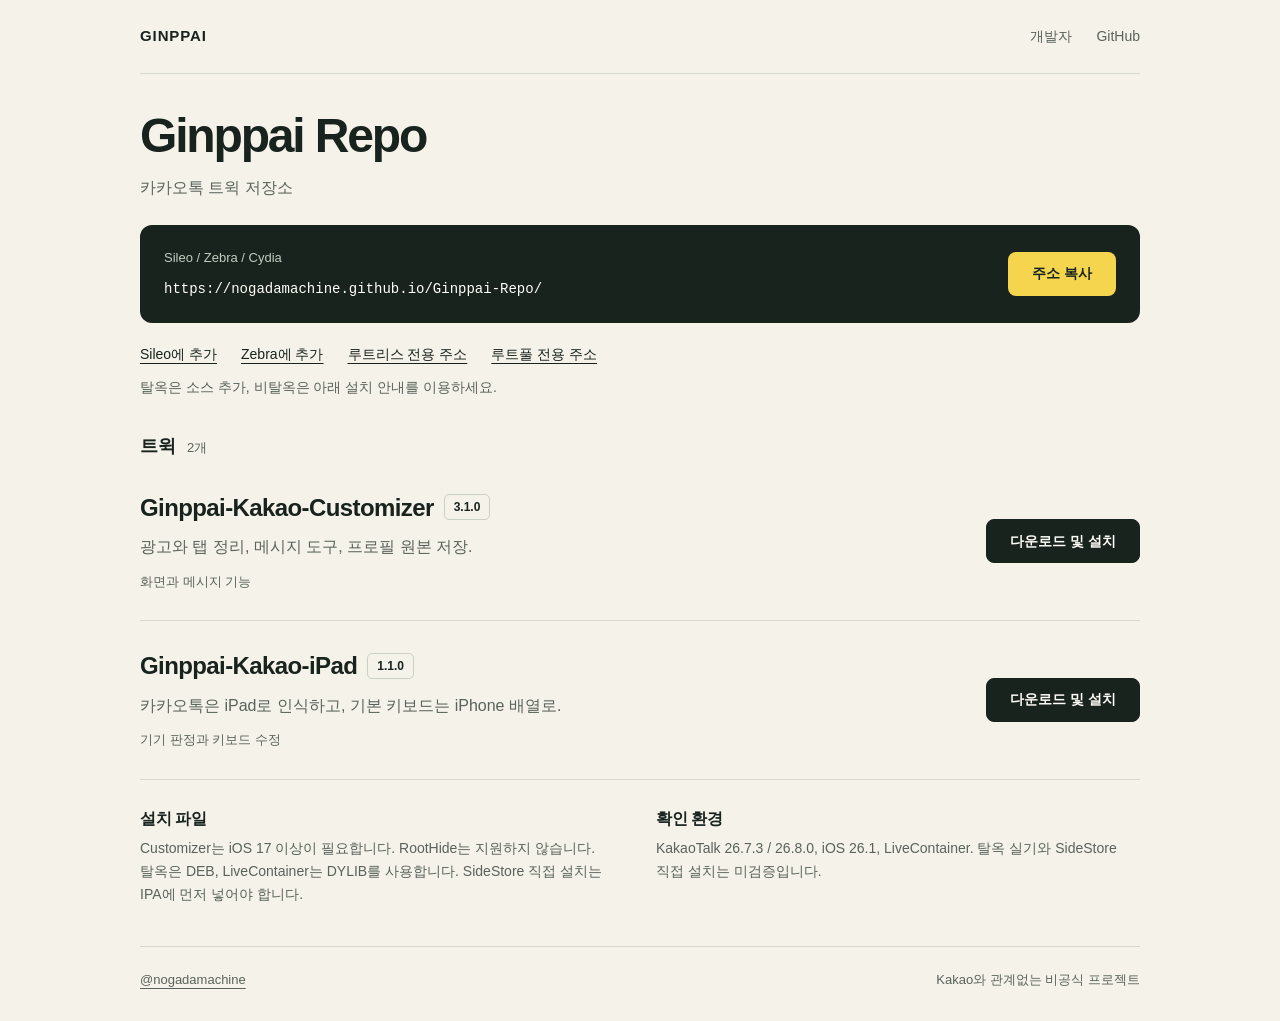
<file: index.html>
<!doctype html>
<html lang="ko">
<head>
  <meta charset="utf-8">
  <meta name="viewport" content="width=device-width, initial-scale=1">
  <meta name="description" content="카카오톡 트윅 2종. Customizer는 화면과 메시지, iPad는 기기 판정과 키보드 배열을 담당합니다.">
  <title>Ginppai Repo</title>
  <link rel="stylesheet" href="assets/site.css">
  <script src="assets/site.js" defer></script>
</head>
<body>
  <a class="skip-link" href="#main">본문으로 이동</a>
  <div class="shell">
    <header class="site-header"><a class="brand" href="./">GINPPAI</a><nav class="site-nav" aria-label="외부 링크"><a href="https://www.instagram.com/nogadamachine/">개발자</a><a href="https://github.com/nogadamachine/Ginppai-Repo">GitHub</a></nav></header>
    <main id="main">
      <div class="page-intro"><h1>Ginppai Repo</h1><p class="lead">카카오톡 트윅 저장소</p></div>
      <section aria-label="탈옥용 저장소 주소">
        <div class="source-panel"><div><span class="source-label">Sileo / Zebra / Cydia</span><code class="source-url" id="source-url">https://nogadamachine.github.io/<wbr>Ginppai-Repo/</code></div><button class="button copy" id="copy-source" type="button">주소 복사</button></div>
        <div class="detail-links"><a href="sileo://source/https://nogadamachine.github.io/Ginppai-Repo/">Sileo에 추가</a><a href="zbra://sources/add/https://nogadamachine.github.io/Ginppai-Repo/">Zebra에 추가</a><a href="rootless/">루트리스 전용 주소</a><a href="rootful/">루트풀 전용 주소</a></div>
        <p class="copy-status" id="copy-status" role="status">탈옥은 소스 추가, 비탈옥은 아래 설치 안내를 이용하세요.</p>
      </section>
      <section class="catalog" aria-labelledby="packages-heading">
        <div class="section-heading"><h2 id="packages-heading">트윅</h2><span class="count">2개</span></div>
        <article class="package">
          <div><div class="package-heading"><h3><a href="depictions/customizer.html">Ginppai-Kakao-Customizer</a></h3><span class="version">3.1.0</span></div><p class="package-description">광고와 탭 정리, 메시지 도구, 프로필 원본 저장.</p><p class="meta">화면과 메시지 기능</p></div>
          <div class="package-actions"><a class="button" href="depictions/customizer.html">다운로드 및 설치</a></div>
        </article>
        <article class="package">
          <div><div class="package-heading"><h3><a href="depictions/ipad.html">Ginppai-Kakao-iPad</a></h3><span class="version">1.1.0</span></div><p class="package-description">카카오톡은 iPad로 인식하고, 기본 키보드는 iPhone 배열로.</p><p class="meta">기기 판정과 키보드 수정</p></div>
          <div class="package-actions"><a class="button" href="depictions/ipad.html">다운로드 및 설치</a></div>
        </article>
      </section>
      <section class="installation-note" aria-label="설치 정보">
        <div><h2>설치 파일</h2><p>Customizer는 iOS 17 이상이 필요합니다. RootHide는 지원하지 않습니다. 탈옥은 DEB, LiveContainer는 DYLIB를 사용합니다. SideStore 직접 설치는 IPA에 먼저 넣어야 합니다.</p></div>
        <div><h2>확인 환경</h2><p>KakaoTalk 26.7.3 / 26.8.0, iOS 26.1, LiveContainer. 탈옥 실기와 SideStore 직접 설치는 미검증입니다.</p></div>
      </section>
    </main>
    <footer class="site-footer"><p><a href="https://www.instagram.com/nogadamachine/">@nogadamachine</a></p><p>Kakao와 관계없는 비공식 프로젝트</p></footer>
  </div>
</body>
</html>
</file>
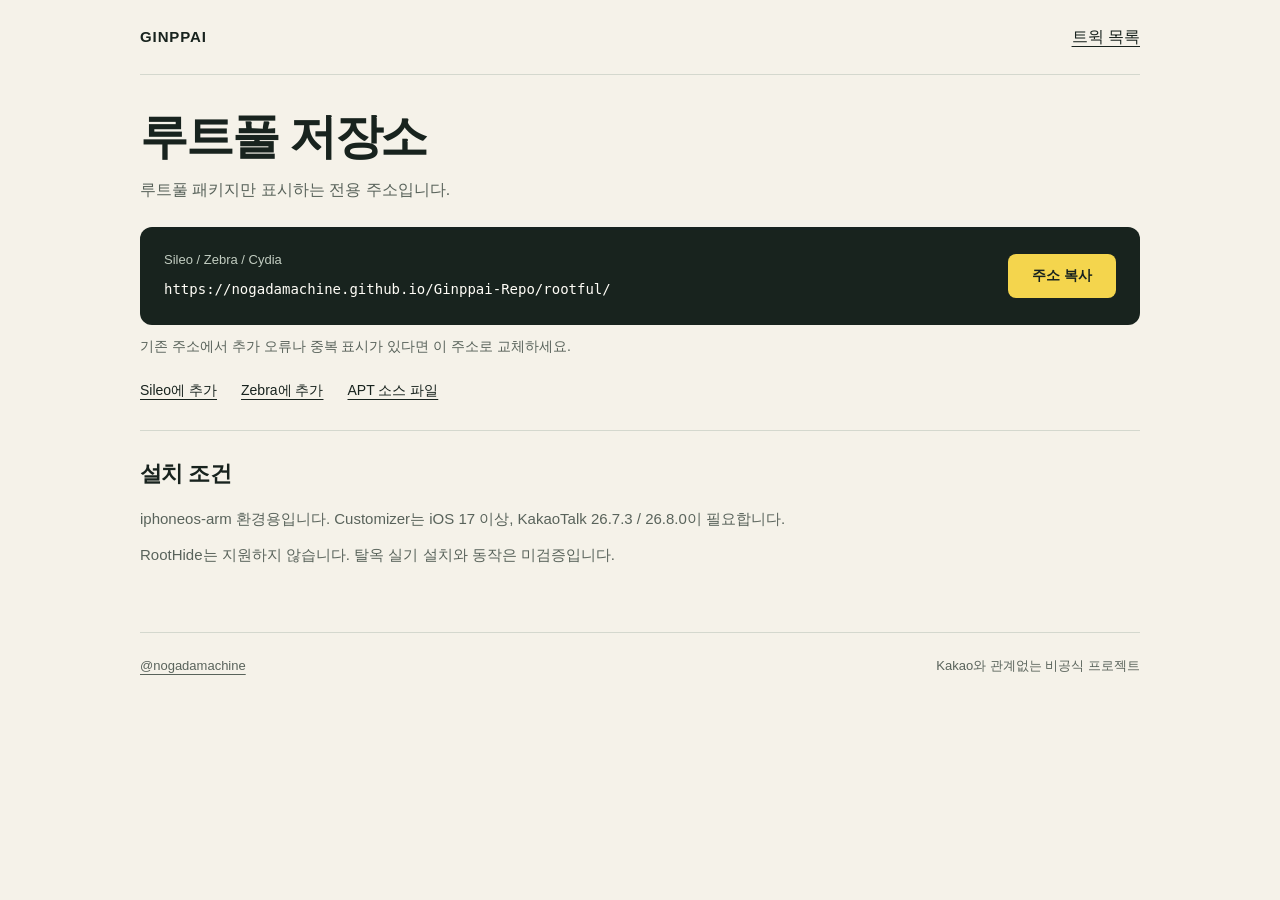
<file: rootful/index.html>
<!doctype html>
<html lang="ko">
<head><meta charset="utf-8"><meta name="viewport" content="width=device-width, initial-scale=1"><title>Ginppai Repo - 루트풀</title><link rel="stylesheet" href="../assets/site.css"><script src="../assets/site.js" defer></script></head>
<body><div class="shell">
<header class="site-header"><a class="brand" href="../">GINPPAI</a><a href="../">트윅 목록</a></header>
<main id="main">
<div class="page-intro"><h1>루트풀 저장소</h1><p class="lead">루트풀 패키지만 표시하는 전용 주소입니다.</p></div>
<div class="source-panel"><div><span class="source-label">Sileo / Zebra / Cydia</span><code class="source-url" id="source-url">https://nogadamachine.github.io/Ginppai-Repo/rootful/</code></div><button class="button copy" id="copy-source" type="button">주소 복사</button></div>
<p class="copy-status" id="copy-status" role="status">기존 주소에서 추가 오류나 중복 표시가 있다면 이 주소로 교체하세요.</p>
<div class="detail-links"><a href="sileo://source/https://nogadamachine.github.io/Ginppai-Repo/rootful/">Sileo에 추가</a><a href="zbra://sources/add/https://nogadamachine.github.io/Ginppai-Repo/rootful/">Zebra에 추가</a><a href="ginppai.list">APT 소스 파일</a></div>
<section class="detail-section" style="margin-top:28px"><h2>설치 조건</h2><div class="scope"><p>iphoneos-arm 환경용입니다. Customizer는 iOS 17 이상, KakaoTalk 26.7.3 / 26.8.0이 필요합니다.</p><p>RootHide는 지원하지 않습니다. 탈옥 실기 설치와 동작은 미검증입니다.</p></div></section>
</main><footer class="site-footer"><p><a href="https://www.instagram.com/nogadamachine/">@nogadamachine</a></p><p>Kakao와 관계없는 비공식 프로젝트</p></footer>
</div></body></html>
</file>
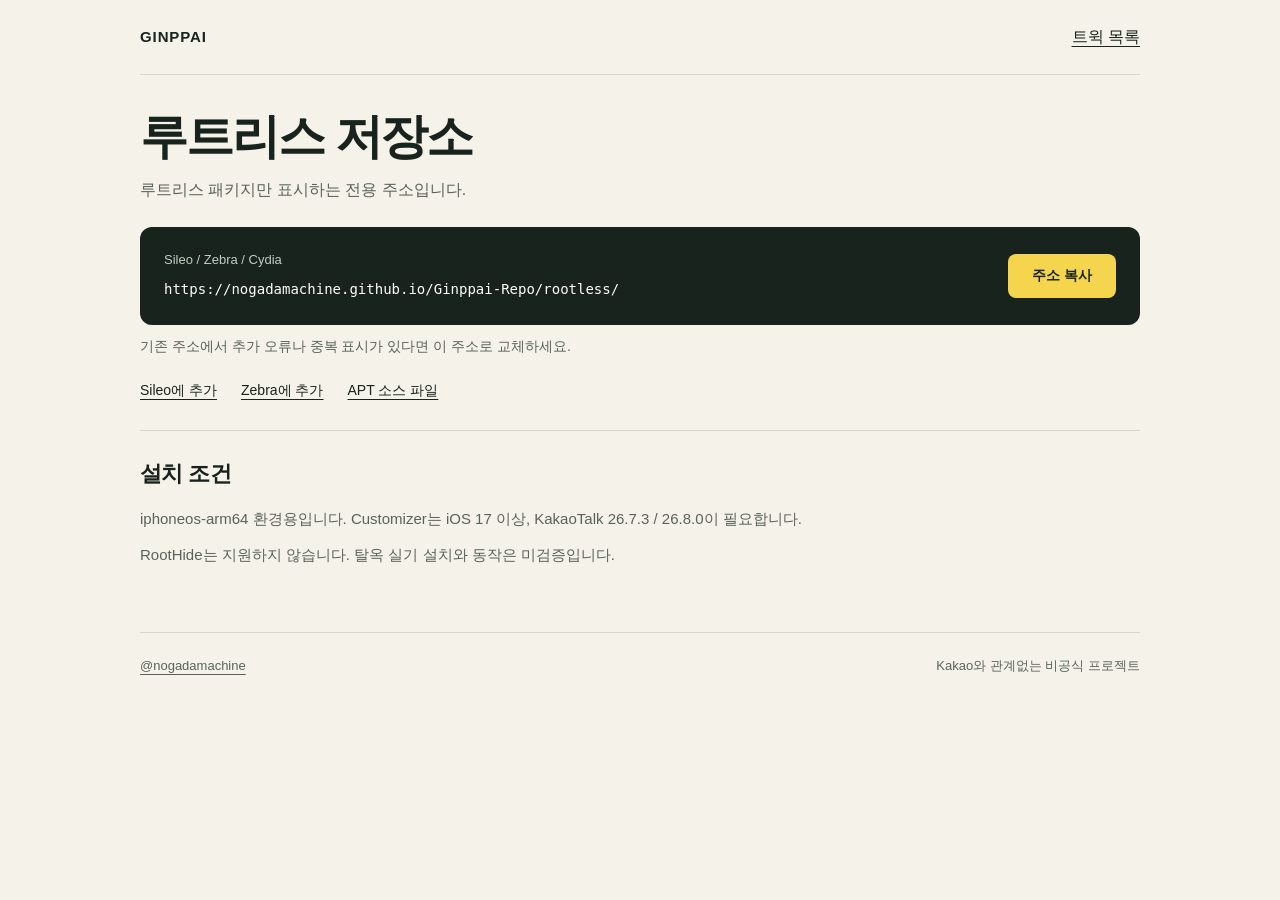
<file: rootless/index.html>
<!doctype html>
<html lang="ko">
<head><meta charset="utf-8"><meta name="viewport" content="width=device-width, initial-scale=1"><title>Ginppai Repo - 루트리스</title><link rel="stylesheet" href="../assets/site.css"><script src="../assets/site.js" defer></script></head>
<body><div class="shell">
<header class="site-header"><a class="brand" href="../">GINPPAI</a><a href="../">트윅 목록</a></header>
<main id="main">
<div class="page-intro"><h1>루트리스 저장소</h1><p class="lead">루트리스 패키지만 표시하는 전용 주소입니다.</p></div>
<div class="source-panel"><div><span class="source-label">Sileo / Zebra / Cydia</span><code class="source-url" id="source-url">https://nogadamachine.github.io/Ginppai-Repo/rootless/</code></div><button class="button copy" id="copy-source" type="button">주소 복사</button></div>
<p class="copy-status" id="copy-status" role="status">기존 주소에서 추가 오류나 중복 표시가 있다면 이 주소로 교체하세요.</p>
<div class="detail-links"><a href="sileo://source/https://nogadamachine.github.io/Ginppai-Repo/rootless/">Sileo에 추가</a><a href="zbra://sources/add/https://nogadamachine.github.io/Ginppai-Repo/rootless/">Zebra에 추가</a><a href="ginppai.list">APT 소스 파일</a></div>
<section class="detail-section" style="margin-top:28px"><h2>설치 조건</h2><div class="scope"><p>iphoneos-arm64 환경용입니다. Customizer는 iOS 17 이상, KakaoTalk 26.7.3 / 26.8.0이 필요합니다.</p><p>RootHide는 지원하지 않습니다. 탈옥 실기 설치와 동작은 미검증입니다.</p></div></section>
</main><footer class="site-footer"><p><a href="https://www.instagram.com/nogadamachine/">@nogadamachine</a></p><p>Kakao와 관계없는 비공식 프로젝트</p></footer>
</div></body></html>
</file>
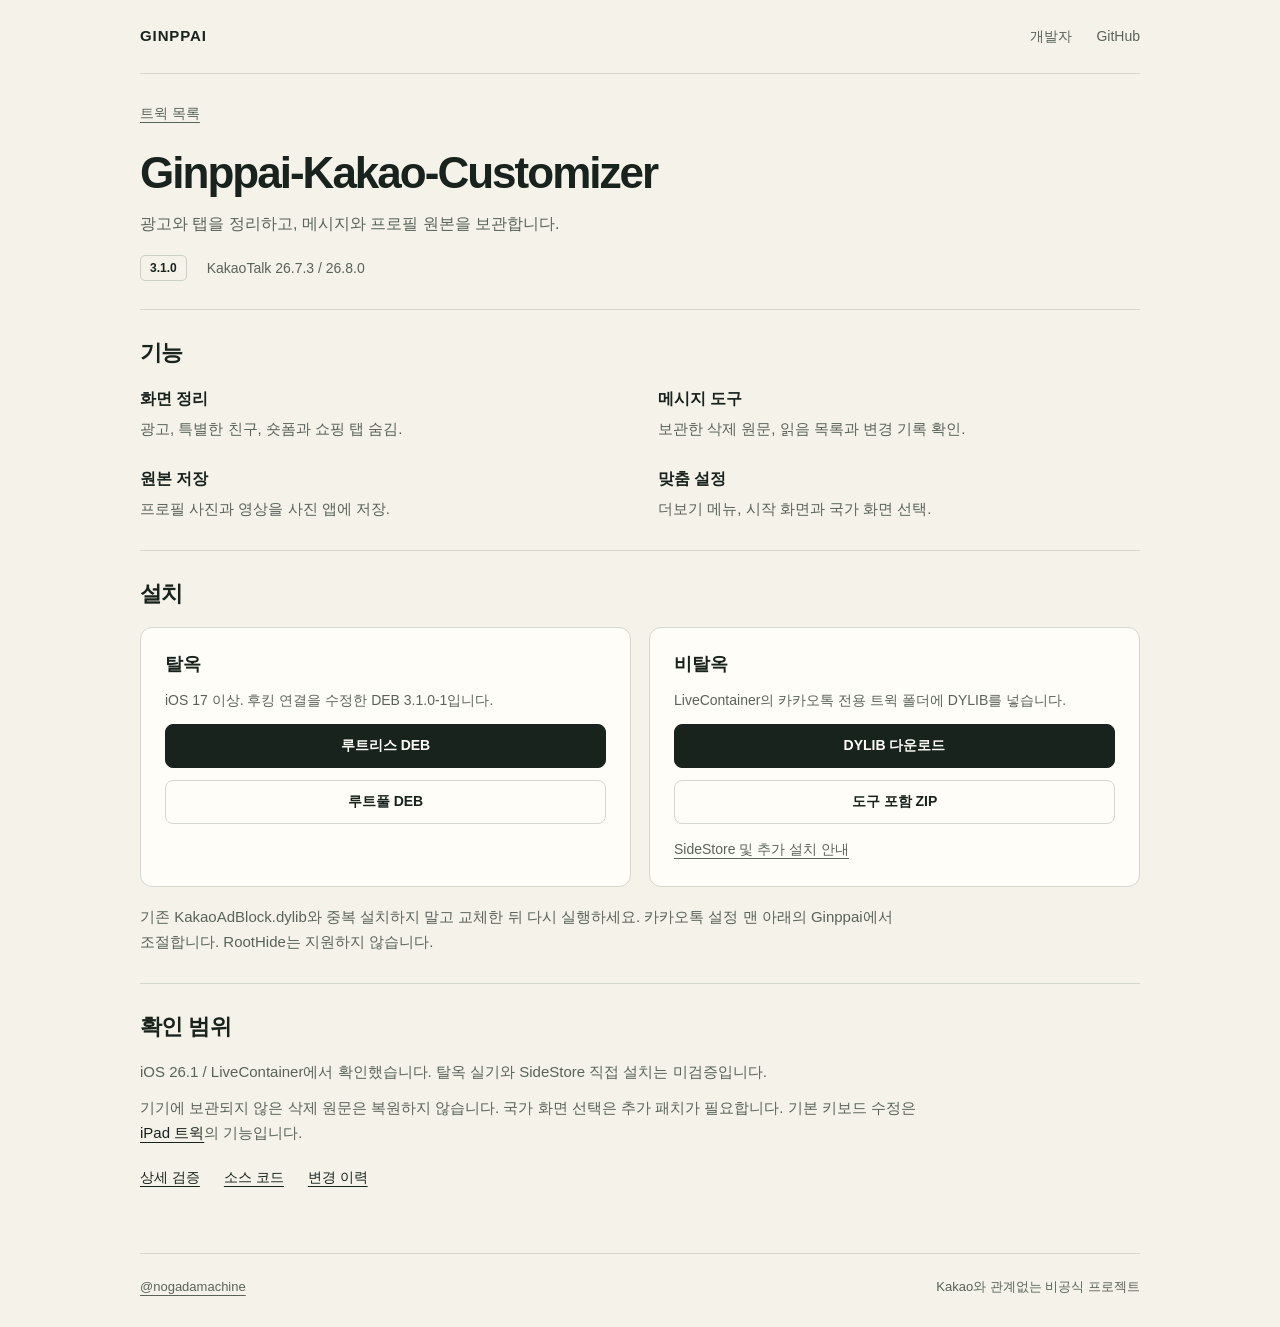
<file: depictions/customizer.html>
<!doctype html>
<html lang="ko">
<head>
  <meta charset="utf-8">
  <meta name="viewport" content="width=device-width, initial-scale=1">
  <meta name="description" content="광고와 탭을 정리하고, 메시지와 프로필 원본을 보관합니다.">
  <title>Ginppai-Kakao-Customizer - Ginppai Repo</title>
  <link rel="stylesheet" href="../assets/site.css">

</head>
<body>
  <a class="skip-link" href="#main">본문으로 이동</a>
  <div class="shell">
    <header class="site-header"><a class="brand" href="../">GINPPAI</a><nav class="site-nav" aria-label="외부 링크"><a href="https://www.instagram.com/nogadamachine/">개발자</a><a href="https://github.com/nogadamachine/Ginppai-Repo">GitHub</a></nav></header>
    <main id="main">
      <a class="breadcrumb" href="../">트윅 목록</a>
      <div class="detail-intro"><h1>Ginppai-Kakao-Customizer</h1><p class="lead">광고와 탭을 정리하고, 메시지와 프로필 원본을 보관합니다.</p><div class="detail-meta"><span class="version">3.1.0</span><span>KakaoTalk 26.7.3 / 26.8.0</span></div></div>
      <section class="detail-section" id="features" aria-labelledby="features-heading"><h2 id="features-heading">기능</h2><dl class="feature-list">
        <div><dt>화면 정리</dt><dd>광고, 특별한 친구, 숏폼과 쇼핑 탭 숨김.</dd></div>
        <div><dt>메시지 도구</dt><dd>보관한 삭제 원문, 읽음 목록과 변경 기록 확인.</dd></div>
        <div><dt>원본 저장</dt><dd>프로필 사진과 영상을 사진 앱에 저장.</dd></div>
        <div><dt>맞춤 설정</dt><dd>더보기 메뉴, 시작 화면과 국가 화면 선택.</dd></div>
      </dl></section>
      <section class="detail-section" id="download" aria-labelledby="download-heading">
        <h2 id="download-heading">설치</h2>
        <div class="install-grid">
          <article class="install-option"><h3>탈옥</h3><p>iOS 17 이상. 후킹 연결을 수정한 DEB 3.1.0-1입니다.</p><a class="button" href="../debs/com.nogadamachine.ginppai.kakaocustomizer_3.1.0-1_iphoneos-arm64.deb">루트리스 DEB</a><a class="button secondary" href="../debs/com.nogadamachine.ginppai.kakaocustomizer_3.1.0-1_iphoneos-arm.deb">루트풀 DEB</a></article>
          <article class="install-option"><h3>비탈옥</h3><p>LiveContainer의 카카오톡 전용 트윅 폴더에 DYLIB를 넣습니다.</p><a class="button" href="https://github.com/nogadamachine/Ginppai-Kakao-Customizer/releases/download/v3.1.0/GinppaiKakaoCustomizer.dylib">DYLIB 다운로드</a><a class="button secondary" href="https://github.com/nogadamachine/Ginppai-Kakao-Customizer/releases/download/v3.1.0/Ginppai-Kakao-Customizer-3.1.0-NonJailbreak.zip">도구 포함 ZIP</a><a class="text-link" href="https://github.com/nogadamachine/Ginppai-Kakao-Customizer/blob/main/docs/INSTALL.md">SideStore 및 추가 설치 안내</a></article>
        </div>
        <div class="scope" style="margin-top:18px"><p>기존 KakaoAdBlock.dylib와 중복 설치하지 말고 교체한 뒤 다시 실행하세요. 카카오톡 설정 맨 아래의 Ginppai에서 조절합니다. RootHide는 지원하지 않습니다.</p></div>
      </section>
      <section class="detail-section" aria-labelledby="scope-heading"><h2 id="scope-heading">확인 범위</h2><div class="scope"><p>iOS 26.1 / LiveContainer에서 확인했습니다. 탈옥 실기와 SideStore 직접 설치는 미검증입니다.</p><p>기기에 보관되지 않은 삭제 원문은 복원하지 않습니다. 국가 화면 선택은 추가 패치가 필요합니다. 기본 키보드 수정은 <a href="ipad.html">iPad 트윅</a>의 기능입니다.</p></div><div class="detail-links"><a href="https://github.com/nogadamachine/Ginppai-Kakao-Customizer/blob/main/docs/kakao-26.8-support.md">상세 검증</a><a href="https://github.com/nogadamachine/Ginppai-Kakao-Customizer">소스 코드</a><a href="https://github.com/nogadamachine/Ginppai-Kakao-Customizer/releases/tag/v3.1.0-1">변경 이력</a></div></section>
    </main>
    <footer class="site-footer"><p><a href="https://www.instagram.com/nogadamachine/">@nogadamachine</a></p><p>Kakao와 관계없는 비공식 프로젝트</p></footer>
  </div>
</body>
</html>
</file>
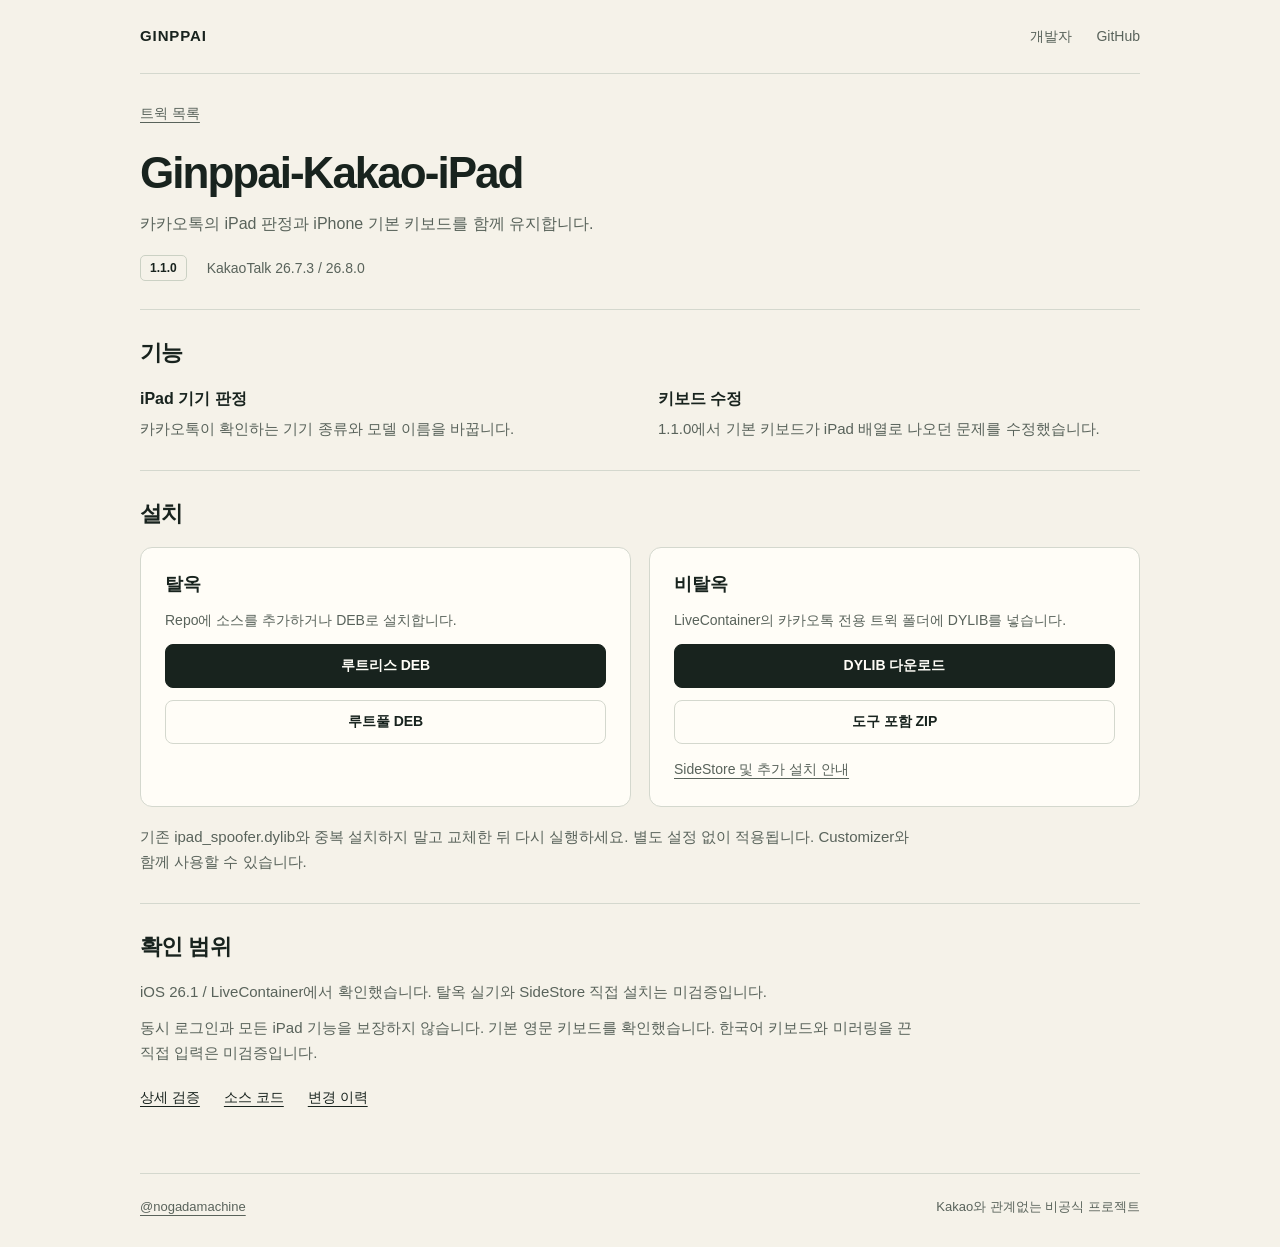
<file: depictions/ipad.html>
<!doctype html>
<html lang="ko">
<head>
  <meta charset="utf-8">
  <meta name="viewport" content="width=device-width, initial-scale=1">
  <meta name="description" content="카카오톡의 iPad 판정과 iPhone 기본 키보드를 함께 유지합니다.">
  <title>Ginppai-Kakao-iPad - Ginppai Repo</title>
  <link rel="stylesheet" href="../assets/site.css">

</head>
<body>
  <a class="skip-link" href="#main">본문으로 이동</a>
  <div class="shell">
    <header class="site-header"><a class="brand" href="../">GINPPAI</a><nav class="site-nav" aria-label="외부 링크"><a href="https://www.instagram.com/nogadamachine/">개발자</a><a href="https://github.com/nogadamachine/Ginppai-Repo">GitHub</a></nav></header>
    <main id="main">
      <a class="breadcrumb" href="../">트윅 목록</a>
      <div class="detail-intro"><h1>Ginppai-Kakao-iPad</h1><p class="lead">카카오톡의 iPad 판정과 iPhone 기본 키보드를 함께 유지합니다.</p><div class="detail-meta"><span class="version">1.1.0</span><span>KakaoTalk 26.7.3 / 26.8.0</span></div></div>
      <section class="detail-section" id="features" aria-labelledby="features-heading"><h2 id="features-heading">기능</h2><dl class="feature-list">
        <div><dt>iPad 기기 판정</dt><dd>카카오톡이 확인하는 기기 종류와 모델 이름을 바꿉니다.</dd></div>
        <div><dt>키보드 수정</dt><dd>1.1.0에서 기본 키보드가 iPad 배열로 나오던 문제를 수정했습니다.</dd></div>
      </dl></section>
      <section class="detail-section" id="download" aria-labelledby="download-heading">
        <h2 id="download-heading">설치</h2>
        <div class="install-grid">
          <article class="install-option"><h3>탈옥</h3><p>Repo에 소스를 추가하거나 DEB로 설치합니다.</p><a class="button" href="../debs/com.nogadamachine.ginppai.kakaoipad_1.1.0_iphoneos-arm64.deb">루트리스 DEB</a><a class="button secondary" href="../debs/com.nogadamachine.ginppai.kakaoipad_1.1.0_iphoneos-arm.deb">루트풀 DEB</a></article>
          <article class="install-option"><h3>비탈옥</h3><p>LiveContainer의 카카오톡 전용 트윅 폴더에 DYLIB를 넣습니다.</p><a class="button" href="https://github.com/nogadamachine/Ginppai-Kakao-iPad/releases/download/v1.1.0/GinppaiKakaoIPad.dylib">DYLIB 다운로드</a><a class="button secondary" href="https://github.com/nogadamachine/Ginppai-Kakao-iPad/releases/download/v1.1.0/Ginppai-Kakao-iPad-1.1.0-NonJailbreak.zip">도구 포함 ZIP</a><a class="text-link" href="https://github.com/nogadamachine/Ginppai-Kakao-iPad/blob/main/docs/INSTALL.md">SideStore 및 추가 설치 안내</a></article>
        </div>
        <div class="scope" style="margin-top:18px"><p>기존 ipad_spoofer.dylib와 중복 설치하지 말고 교체한 뒤 다시 실행하세요. 별도 설정 없이 적용됩니다. Customizer와 함께 사용할 수 있습니다.</p></div>
      </section>
      <section class="detail-section" aria-labelledby="scope-heading"><h2 id="scope-heading">확인 범위</h2><div class="scope"><p>iOS 26.1 / LiveContainer에서 확인했습니다. 탈옥 실기와 SideStore 직접 설치는 미검증입니다.</p><p>동시 로그인과 모든 iPad 기능을 보장하지 않습니다. 기본 영문 키보드를 확인했습니다. 한국어 키보드와 미러링을 끈 직접 입력은 미검증입니다.</p></div><div class="detail-links"><a href="https://github.com/nogadamachine/Ginppai-Kakao-iPad/blob/main/docs/validation.json">상세 검증</a><a href="https://github.com/nogadamachine/Ginppai-Kakao-iPad">소스 코드</a><a href="https://github.com/nogadamachine/Ginppai-Kakao-iPad/releases/tag/v1.1.0">변경 이력</a></div></section>
    </main>
    <footer class="site-footer"><p><a href="https://www.instagram.com/nogadamachine/">@nogadamachine</a></p><p>Kakao와 관계없는 비공식 프로젝트</p></footer>
  </div>
</body>
</html>
</file>
<file: assets/site.css>
:root{color-scheme:light;--paper:#f5f2e9;--surface:#fffdf7;--ink:#18231e;--muted:#59635b;--line:#d4d8ce;--yellow:#f4d54d;--radius:12px}*{box-sizing:border-box}html{scroll-padding-top:24px}body{margin:0;background:var(--paper);color:var(--ink);font:16px/1.65 -apple-system,BlinkMacSystemFont,"Segoe UI",sans-serif;word-break:keep-all}a{color:inherit;text-underline-offset:4px}button,input{font:inherit}a,button{-webkit-tap-highlight-color:transparent}a:focus-visible,button:focus-visible{outline:3px solid #a05220;outline-offset:4px}button{cursor:pointer}.shell{width:min(100% - 48px,1000px);margin-inline:auto}.site-header{display:flex;align-items:center;justify-content:space-between;gap:20px;padding:24px 0;border-bottom:1px solid var(--line)}.brand{font-size:15px;font-weight:800;letter-spacing:.06em;text-decoration:none}.site-nav{display:flex;gap:24px;font-size:14px}.site-nav a{text-decoration:none;color:var(--muted)}.site-nav a:hover,.text-link:hover{color:var(--ink);text-decoration:underline}.page-intro{padding:34px 0 24px}.eyebrow{font-size:13px;font-weight:600;color:var(--muted);margin:0 0 8px}h1,h2,h3,p{margin:0}h1{font-size:clamp(32px,5vw,48px);line-height:1.15;letter-spacing:-.045em;font-weight:750}h2{font-size:24px;line-height:1.35;letter-spacing:-.025em}h3{font-size:18px;line-height:1.4}.lead{color:var(--muted);margin-top:12px}.source-panel{display:flex;align-items:center;justify-content:space-between;gap:24px;border-radius:var(--radius);background:var(--ink);color:var(--surface);padding:22px 24px}.source-label{display:block;font-size:13px;color:#c2cdc1;margin-bottom:6px}.source-url{font:14px/1.6 ui-monospace,SFMono-Regular,Menlo,monospace;overflow-wrap:anywhere;word-break:normal;user-select:all}.button{display:inline-flex;align-items:center;justify-content:center;gap:8px;min-height:44px;padding:10px 16px;border:1px solid var(--ink);border-radius:8px;text-align:center;text-decoration:none;font-size:14px;font-weight:650;line-height:1.4;background:var(--ink);color:var(--surface)}.button:hover{background:#304036}.button.secondary{background:transparent;color:var(--ink);border-color:var(--line)}.button.secondary:hover{background:#eaece3}.button.copy{background:var(--yellow);color:var(--ink);border:0;flex-shrink:0;min-width:108px}.button.copy:hover{background:#ffe269}.button:disabled{cursor:wait;opacity:.7}.copy-status{font-size:14px;color:var(--muted);min-height:24px;margin-top:10px}.catalog{margin-top:34px}.section-heading{display:flex;gap:12px;align-items:baseline;margin-bottom:4px}.section-heading h2{font-size:18px}.count{font-size:13px;color:var(--muted)}.package{display:grid;grid-template-columns:minmax(0,1fr) auto;gap:24px;padding:28px 0;border-bottom:1px solid var(--line)}.package-heading{display:flex;flex-wrap:wrap;gap:10px;align-items:center;margin-bottom:10px}.package h3{font-size:24px;letter-spacing:-.025em;overflow-wrap:anywhere}.package h3 a{text-decoration:none}.package h3 a:hover{text-decoration:underline}.version{display:inline-flex;white-space:nowrap;align-items:center;padding:3px 9px;border:1px solid #cbd1c4;border-radius:5px;font-size:12px;font-weight:650;line-height:1.5}.package-description{max-width:580px;color:var(--muted)}.meta{font-size:13px;color:var(--muted);margin-top:10px}.package-actions{display:flex;flex-direction:column;gap:10px;justify-content:center;min-width:154px}.text-link{font-size:14px;color:var(--muted);text-align:center}.installation-note{display:grid;grid-template-columns:1fr 1fr;gap:32px;padding:28px 0 4px}.installation-note h2{font-size:16px;margin-bottom:8px}.installation-note p{color:var(--muted);font-size:14px}.site-footer{display:flex;justify-content:space-between;flex-wrap:wrap;gap:10px 28px;border-top:1px solid var(--line);margin-top:36px;padding:22px 0 30px;font-size:13px;color:var(--muted)}.breadcrumb{display:inline-block;color:var(--muted);font-size:14px;margin-top:28px}.detail-intro{padding:22px 0 28px}.detail-intro h1{font-size:clamp(30px,4.5vw,44px);overflow-wrap:anywhere;max-width:900px}.detail-meta{display:flex;gap:10px 20px;flex-wrap:wrap;align-items:center;margin-top:18px;font-size:14px;color:var(--muted)}.detail-meta .version{color:var(--ink)}.detail-section{padding:28px 0;border-top:1px solid var(--line)}.detail-section>h2{font-size:22px;margin-bottom:18px}.install-grid{display:grid;grid-template-columns:1fr 1fr;gap:18px}.install-option{padding:24px;border:1px solid var(--line);border-radius:var(--radius);background:var(--surface);min-width:0}.install-option h3{margin-bottom:8px}.install-option p{font-size:14px;color:var(--muted);margin-top:12px}.install-option .button{width:100%;margin-top:12px}.install-option .text-link{display:inline-block;text-align:left;margin-top:14px}.file-hint{font-size:13px;color:var(--muted);margin-top:5px}.feature-list{margin:0;display:grid;grid-template-columns:1fr 1fr;gap:24px 36px}.feature-list dt{font-weight:650;margin-bottom:5px}.feature-list dd{margin:0;color:var(--muted);font-size:15px}.scope{max-width:800px}.scope p+p{margin-top:12px}.scope p{color:var(--muted);font-size:15px}.scope a{color:var(--ink)}.detail-links{display:flex;flex-wrap:wrap;gap:12px 24px;margin-top:20px;font-size:14px}.skip-link{position:absolute;top:8px;left:8px;z-index:1;transform:translateY(-200%);background:var(--ink);color:white;padding:12px}.skip-link:focus{transform:none}
@media(max-width:700px){.shell{width:calc(100% - 36px)}.site-header{padding:18px 0}.site-nav{gap:16px}.page-intro{padding:28px 0 22px}.source-panel{padding:20px;flex-wrap:wrap;gap:16px}.source-panel>div{flex-basis:100%}.source-panel .copy{width:100%}.catalog{margin-top:28px}.package{grid-template-columns:1fr;gap:18px;padding:24px 0}.package h3{font-size:22px}.package-actions{flex-direction:row;align-items:center;justify-content:flex-start;gap:18px}.package-actions .button{min-width:156px}.installation-note{grid-template-columns:1fr;gap:20px;padding-top:24px}.install-grid,.feature-list{grid-template-columns:1fr}.install-option{padding:20px}.detail-intro{padding-top:20px}.detail-meta{gap:8px 14px}.site-footer{display:block;margin-top:28px}.site-footer p+p{margin-top:6px}.detail-section{padding:24px 0}}
@media(prefers-reduced-motion:no-preference){.button{transition:background-color .15s ease}}
</file>
